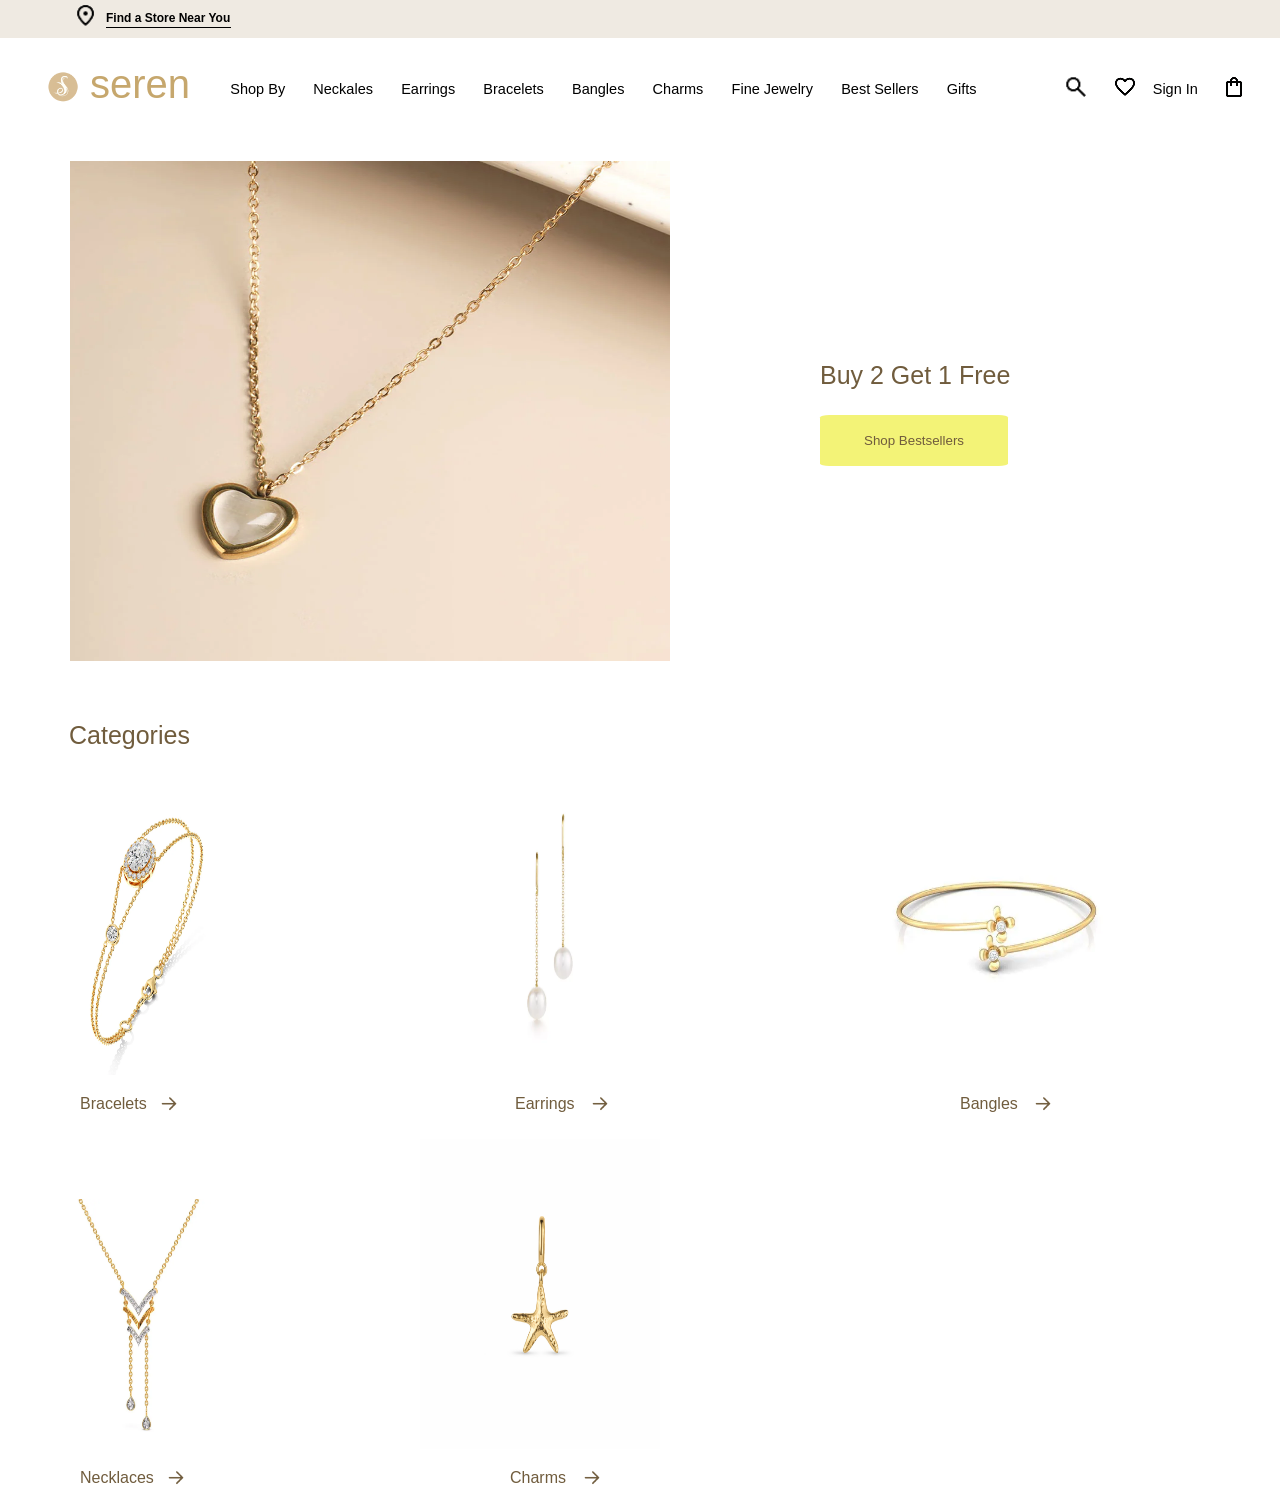
<file: index.html>
<!DOCTYPE html>
<html lang="en">
<head>
    <meta charset="UTF-8">
    <meta name="viewport" content="width=device-width, initial-scale=1.0">
    <title>Seren Jewelry</title>
    <link rel="stylesheet" href="index.css">
    <link rel="shortcut icon" href="serenlogo_512x512.png" sizes="175x175" type="image/png" ><!--width x height ,,type tells the browser the file format-->


 <!-- <link rel="preconnect" href="https://fonts.googleapis.com"> 
<link rel="preconnect" href="https://fonts.gstatic.com" crossorigin> 
 <link href="https://fonts.googleapis.com/css2?family=Raleway:ital,wght@0,100..900;1,100..900&display=swap" rel="stylesheet">  -->
</head>
<body>
    <div id="container">
    <table>
        <tr>
            <td>
                <div id="image">
            <img src="locationicon4.png" alt="Location badge" width="25">
            </div>
                </td>

            
                <td >
                    <div id="link">
            <a href="https://www.google.com/maps"><b>Find a Store Near You</b></a><!--the default target is _self --loads in the same page--> 
            <div class="horizontal">
  
   <hr>  <!-- block element → takes full width and moves to next line even in inside tables HTML rules follow . Only if the html inline elements <a> enclosed within <div> and that div enclosed within <td> ,,,div is just a parent so as per anchor tag inline works and falls row wise -->
   </div>
  
   </div>
   
   </td>
   
   </tr>
   </table>
   </div>
   <!--2nd row logo and the headings , wishlist,fav ones-->
<section class="tofixnavbar">
    <table>
        <tr>
           
        <td>
    <img  id="storelogo"src="serenlogo.png" alt="shop logo" width="36">
        </td>
        <td>
            <div id="seren">
    <p id="seren">seren</p>
      </div>  
</td>
<td>
    <pre>         Shop By       Neckales       Earrings       Bracelets       Bangles       Charms       Fine Jewelry       Best Sellers       Gifts</pre>
</td>
<td><pre>   <img  class="hoverall"src="searchicon.png" alt="searchicon" width="26"></pre></td>
<td><pre><img  class="hoverall"id="favouriteicon" src="favouriteicon.png" alt="favouriteicon"></pre></td>
<td><pre >   <a  id="hoverSignIn" href="Signinpage.html">Sign In</a></pre></td>
<td><pre><a href="shoppingbag.html"><img class="hoverall" id="shoppingbaglogo" src="shoppingbaglogo.png" alt="shoppingbaglogo"></a></pre></td>
    </tr>
    </table>
</section>



<!-- CHAIN IMAGE  -->
<div class="buy2get1free">
    <img class="chainimage" src="webchainbeigebg.webp" width="600" height="500" alt="">
     <div class="get1free-bestsellers"> <!-- Only the direct children of .buy2get1free become flex items  Flexbox arranges .buy2get1free’s direct children (img and .get1free-bestsellers) side by side..get1free-bestsellers is treated as one block box in flex layout.Inside .get1free-bestsellers, normal block/inline layout rules apply:<p> is block → full width → on top<button> inline-block → next line below the <p>-->
    <p>Buy 2 Get 1 Free</p>
    <button onclick="window.location.href='bestsellers.html'">Shop Bestsellers</button>

    </div>
</div>
   
<!--ALL JEWELRY IMAGES-->
 <p class="categories">Categories</p>
<div class="alljewelryimages">
   
 <div class="items1"><a href="Bracelets.html"><img  class="bracelet-image"src="bracelet1.webp" alt="" width="200" height="300"></a><p>Bracelets<img src="right-arrowbrown.png"  class="rightarrow-image1" width="20px" height="20px"></p></div>
<div class="items2"><img class="earring-image" src="earrings2.webp" alt=""  width="200" height="300"><p>Earrings<img  class="rightarrow-image2" src="right-arrowbrown.png" width="20px" height="20px"></p></div>
<div class="items3"><img class="bangles-image" src="bangles4.webp" alt="" width="250" height="300"><p>Bangles<img class="rightarrow-image3" src="right-arrowbrown.png" width="20px" height="20px"></p></div>
<div class="items4"><img class="necklace-image" src="necklace1.webp" alt=""  width="200" height="250"  ><p>Necklaces<img class="rightarrow-image4" src="right-arrowbrown.png" width="20px" height="20px"></p></div>
<div class="items5"><img class="charms-image" src="charms3.png" alt="" width="240" height="310"><p>Charms<img class="rightarrow-image5" src="right-arrowbrown.png" width="20px" height="20px"></p></div>

</div>
   
<!---->


</body>
</html>
</file>
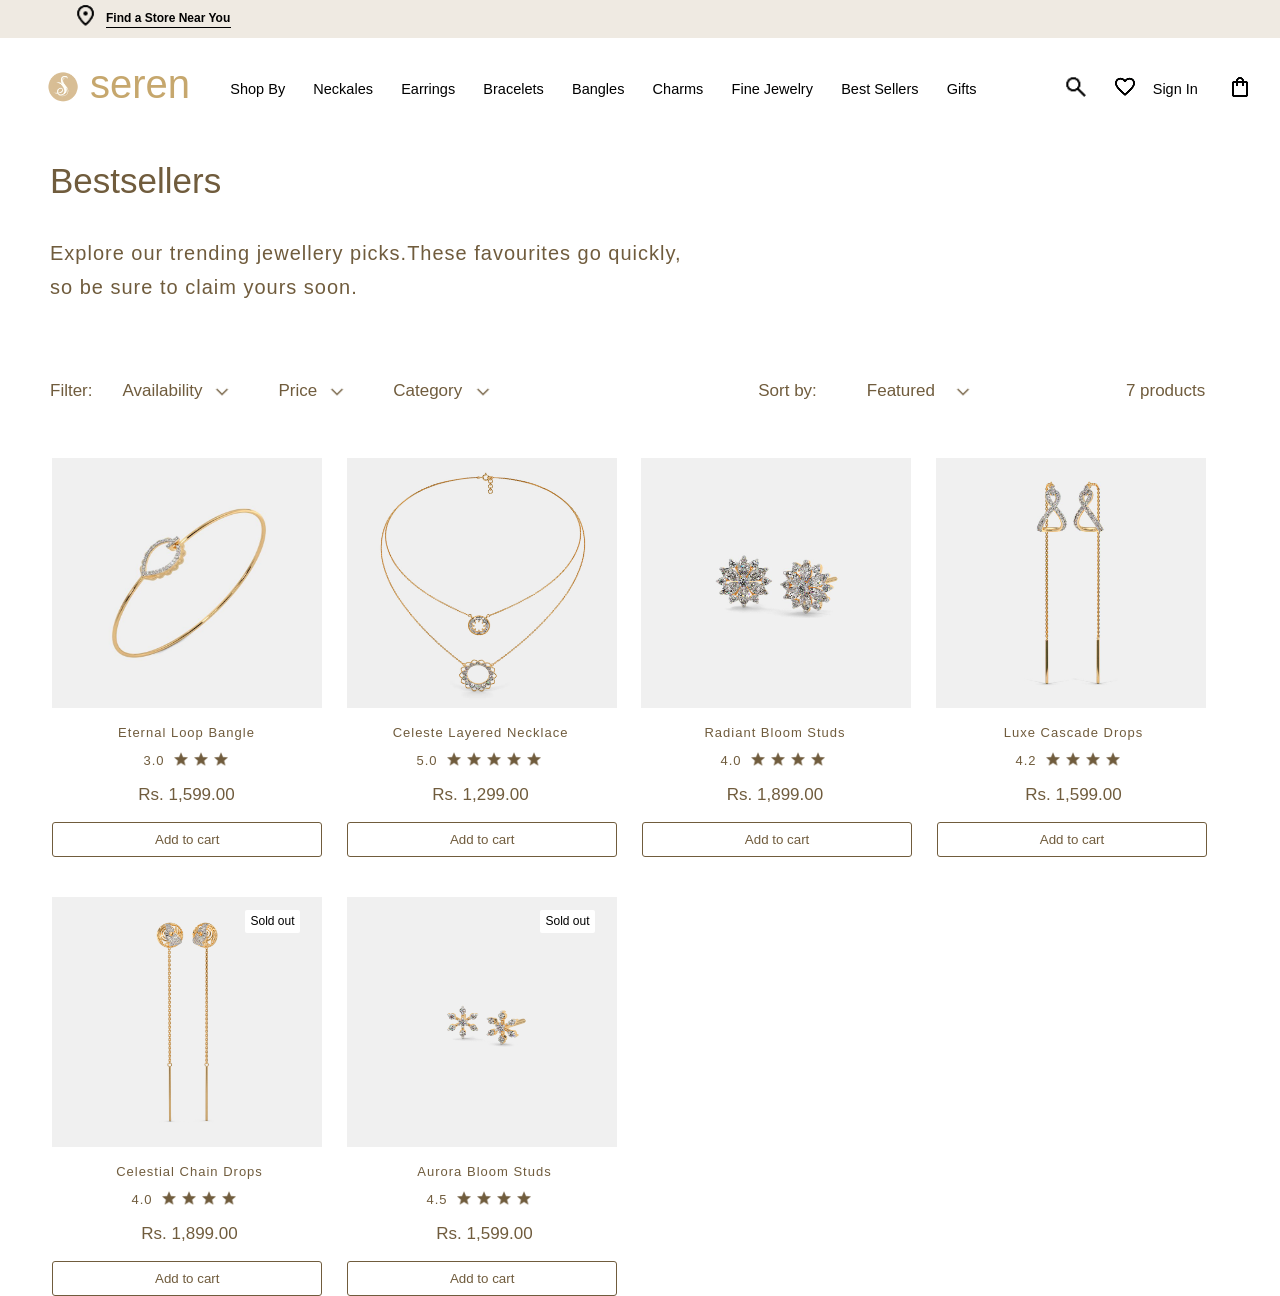
<file: bestsellers.html>
<!DOCTYPE html>
<html lang="en">
<head>
    <meta charset="UTF-8">
    <meta name="viewport" content="width=device-width, initial-scale=1.0">
    <title>Bestsellers - Seren Jewelry</title>
    <link rel="shortcut icon" href="serenlogo.png" sizes="128x128" type="image/png" >
    <link rel="stylesheet" href="bestsellers.css">
    
</head>
<body>
    <div id="container">
    <table>
        <tr>
            <td>
                <div id="image">
            <img src="locationicon4.png" alt="Location badge" width="25">
            </div>
                </td>

            
                <td >
                    <div id="link">
            <a href="https://www.google.com/maps"><b>Find a Store Near You</b></a><!--the default target is _self --loads in the same page--> 
            <div class="horizontal">
  
   <hr>  <!-- block element → takes full width and moves to next line even in inside tables HTML rules follow . Only if the html inline elements <a> enclosed within <div> and that div enclosed within <td> ,,,div is just a parent so as per anchor tag inline works and falls row wise -->
   </div>
  
   </div>
   
   </td>
   
   </tr>
   </table>
   </div>
   <!--2nd row logo and the headings , wishlist,fav ones-->
<section class="tofixnavbar">
    <table>
        <tr>
           
        <td>
    <img  id="storelogo"src="serenlogo.png" alt="shop logo" width="36">
        </td>
        <td>
            <div id="seren">
    <p id="seren">seren</p>
      </div>  
</td>
<td>
    <pre>         Shop By       Neckales       Earrings       Bracelets       Bangles       Charms       Fine Jewelry       Best Sellers       Gifts</pre>
</td>
<td><pre>   <img  class="hoverall"src="searchicon.png" alt="searchicon" width="26"></pre></td>
<td><pre><img  class="hoverall"id="favouriteicon" src="favouriteicon.png" alt="favouriteicon"></pre></td>
<td><pre >   <a  id="hoverSignIn" href="Signinpage.html">Sign In</a></pre></td>
<td><pre><button class="shoppingbaglogobutton"onclick="popoutShoppingbag()"><img class="hoverall" id="shoppingbaglogo" src="shoppingbaglogo.png" alt="shoppingbaglogo"></button></pre></td>
    </tr>
    </table>
</section>
<!--BESTSELLERS-->
<p class="bestsellers1">Bestsellers</p>
<p class="bestsellers2">Explore our trending jewellery picks.These favourites go quickly,<br> so be sure to claim yours soon.</p>

<!--DROPDOWN-->
<div class="dropdown">

<p >Filter:</p>
<!-- availability button -->
<button  class="avail-button1"onclick="showMenu()" onmouseover="func1()" onmouseout="func2()">Availability</button>
<div class="button-underline"></div>
<img  onmouseover="func3()"   onmouseout="func4()"class="down-arrow1" src="down-arrow.png" width="34px" height="34px" >

<div class="availability-box" >
<div class="selected-count">
    <span>0 selected</span>
</div>
<hr>
<div id="list" >
 <label > <input class="instock" type="checkbox">In stock(4)</label><br>
  <label> <input class="outofstock"  type="checkbox">Out of stock(2) </label>
</div>
</div>
<!--price button-->
<button class="avail-button2">Price</button>
<img class="down-arrow2" src="down-arrow.png" width="34px" height="34px" >


<!--category button-->
<button class="avail-button2">Category</button>
<img class="down-arrow3" src="down-arrow.png" width="34px" height="34px" >

<!--sort by , featured , allproductcount-->
<p class="sort-by">Sort by:</p>
<button class="avail-button3">Featured</button>
<img class="down-arrow4" src="down-arrow.png" width="34px" height="34px" >
<p class="all-product-count">7 products</p>


</div> <!--END OF DROPDOWN BUTTON-->


<!--BESTSELLERS IMAGES-->
<div class="bestseller-images">
   <div class="item-1"><img src="bracelet2.jpeg" alt=""  width="270" height="250"><p class="bestseller-img-name">Eternal Loop Bangle</p>
    <p class="bestseller-img-name1">3.0<img class="img1-star1" src="star.png" width="14px" height="14px"><img class="img1-star2" src="star.png" width="14px" height="14px"><img class="img1-star3" src="star.png" width="14px" height="14px"></p><p class="bestseller-img-rupee">Rs. 1,599.00</p></div> 
   <div class="item-2"><img src="necklace5.jpg" alt=""  width="270" height="250"><p class="bestseller-img-name">Celeste Layered Necklace</p><p class="bestseller-img-name2">5.0<img class="img2-star1" src="star.png" width="14px" height="14px"><img class="img2-star2" src="star.png" width="14px" height="14px"><img class="img2-star3" src="star.png" width="14px" height="14px"><img class="img2-star4" src="star.png" width="14px" height="14px"><img  class="img2-star5"src="star.png" width="14px" height="14px"></p>
    <p class="bestseller-img-rupee">Rs. 1,299.00</p></div>
   <div class="item-3"><img src="earrings3.jpeg" alt=""  width="270" height="250"><p class="bestseller-img-name">Radiant Bloom Studs</p><p class="bestseller-img-name3">4.0<img class="img4star-star1" src="star.png" width="14px" height="14px"><img class="img4star-star2"  src="star.png" width="14px" height="14px"><img class="img4star-star3"  src="star.png" width="14px" height="14px"><img  class="img4star-star4" src="star.png" width="14px" height="14px"></p>
    <p class="bestseller-img-rupee">Rs. 1,899.00</p></div>
   <div class="item-4"><img src="earrings4.jpeg" alt=""  width="270" height="250"><p class="bestseller-img-name">Luxe Cascade Drops</p><p class="bestseller-img-name4">4.2<img class="img4-star1" src="star.png" width="14px" height="14px"><img class="img4-star2" src="star.png" width="14px" height="14px"><img class="img4-star3" src="star.png" width="14px" height="14px"><img class="img4-star4" src="star.png" width="14px" height="14px"></p>
    <p class="bestseller-img-rupee">Rs. 1,599.00</p></div>
    
</div>
<div class="addtocart-instock-buttons">
<button class="addtocart1-instock" onclick="productAdded('Eternal Loop Bangle', 1599,'bracelet2.jpeg')" class="button1">Add to cart</button>
<button class="addtocart2-instock" onclick="productAdded('Celeste Layered Necklace', 1299,'necklace5.jpg')" class="button2">Add to cart</button>
<button class="addtocart3-instock" onclick="productAdded('Radiant Bloom Studs',1899,'earrings3.jpeg')" class="button3">Add to cart</button>
<button class="addtocart4-instock" onclick="productAdded('Luxe Cascade Drops',1599,'earrings4.jpeg')" class="button4">Add to cart</button>
</div>
<div class="bestseller-images-outofstock">
<div class="item-5"><img src="earrings5.webp" alt=""  width="270" height="250"><p class="bestseller-img-name">Celestial Chain Drops</p><p class="bestseller-img-name5">4.0<img class="img4star-star1" src="star.png" width="14px" height="14px"><img class="img4star-star2" src="star.png" width="14px" height="14px"><img class="img4star-star3" src="star.png" width="14px" height="14px"><img class="img4star-star4" src="star.png" width="14px" height="14px"></p>
    <p class="bestseller-img-rupee">Rs. 1,899.00</p></div>
   <div class="item-6"><img src="earrings7.webp" alt=""  width="270" height="250"><p class="bestseller-img-name">Aurora Bloom Studs</p><p class="bestseller-img-name6">4.5<img class="img6-star1" src="star.png" width="14px" height="14px"><img class="img6-star2" src="star.png" width="14px" height="14px"><img class="img6-star3" src="star.png" width="14px" height="14px"><img class="img6-star4" src="star.png" width="14px" height="14px"></p>
    <p class="bestseller-img-rupee">Rs. 1,599.00</p></div>
</div>

<div class="addtocart-outofstock-buttons">
<button class="addtocart1-outofstock" onclick="productAdded1('Celestial Chain Drops',1899)" class="button1">Add to cart</button>
<button class="addtocart2-outofstock" onclick="productAdded1('Aurora Bloom Studs',1599)" class="button2">Add to cart</button>
</div>

<div class="soldoutdivss">
<div class="soldoutdiv">
    Sold out
</div>

<div class="soldoutdiv1">
    Sold out
</div>

</div>

<div class="alert-productadded ">
    Product Successfully Added to Cart
</div>

<div class="alert-productadded1 ">
    Product Successfully Added to Cart
</div>

<!--Shopping bag image and text-->
<div class="shopping-bag-data">
    <center>
    <button onclick="closeShoppingbag()"><div>  &times;</div> </button>
    <img src="shoppingbagimage.svg" width="250" height="250">
    <h3>YOUR CART IS EMPTY</h3>
    
    </center>

    </div>

    <!--Shopping bag items-->
    <div class="shopping-bag-items">
        
        <p class="span1">Your Cart</p>
     <button onclick="closeShoppingbag()">  <p class="span2">&times</p></button>
      <div class="borderdiv"></div> 
        <ul type="none" id="listofaddeditems">
        
        </ul>
       <button class="total">Estimated Total</button>
    </div>



<script src="bestsellers.js"></script>


</body>
</html>
</file>
<file: index.css>
a{
     font-size:12px;
     color:black;
     text-decoration:none;
    
     cursor:pointer;
      margin-top:6px;
      
      
     
}
#image{
    margin-top:-3px;
}

.horizontal{
    margin-top:-7px;
    color:black;
    
}


#link{
    padding-top:4.5px;
    margin-left:4px;
}



img{
    margin-left:70px;
}



*{
    font-family: " Cochin", sans-serif; /*This is applied */
  
} 

#container{
    background-color: rgb(239, 234, 226);
    width:100%;
    height:38px;
   
    
}
body{
    padding:0;
   margin:0;
   overflow-x:hidden;
  

}

hr{
    width:125px;
   border: none;              /* Remove default browser border */
  height: 1.4px;               /* Set thickness */
  background-color:black;
  
    
}

#link:hover b {
  color: grey;             /* Change b text */
}

#link:hover hr {
  background-color: grey;  /* Change hr color */
  cursor: pointer;         /* Pointer cursor for hr */
}

/* #link is the common parent of <b> and <hr>.

Using #link:hover means: if the user hovers over either the <b> or the <hr> (or even empty space in #link), both elements react.

This avoids needing JavaScript or complex sibling selectors. */

/* Hover on a single element (individual tag)
selector:hover
#hoverSignIn:hover(using id)

Hover on a parent affecting child elements
#parent:hover childSelector

Hover for multiple child elements at once (group hover)
#link:hover b,
#link:hover hr */

/* b:hover{
    color:grey;
} */



/*2nd row*/

#storelogo{
    margin-top:20px;
    margin-left:42px;
}

 #seren p{
    display:inline;
    color:#C6A76D;
}

#seren{
    margin-top: 10px;
    margin-left:2.5px;
    font-size:40px;
}

pre{
    font-size:14.5px;
    margin-top:33px;
   
}

#hoverSignIn{
    font-size:14.5px;
    margin-top:33px;
}

#favouriteicon{
    margin-left: 20px;
    
}

#shoppingbaglogo{
    margin-left:20px;
}

#hoverSignIn:hover {
      color: grey;          /* Change text color */
    
      cursor: pointer;     /* Show pointer cursor */
    }

    /* Smooth animation for all hoverable images */
/* .hoverall {
  transition: transform 0.3s ease, opacity 0.3s ease;
} */

/* Hover effect for images */
.hoverall:hover {
   transform: scale(1.2); 
   /* scale(1.2) enlarges the element to 120% of its original size (1.0 = 100%).
Example: */
/* scale(1) → original size.
scale(0.5) → shrinks to 50%.
scale(2) → doubles in size. */
   
   /*Zoom the image */
  opacity: 0.7;       
      /* Slight transparency */
/* 1 → fully opaque (default).
0.7 → 70% opaque (30% transparent).
0 → fully invisible. */
  cursor: pointer;        /* Change cursor to indicate interactivity */
}


/* TO FIX NAVBAR */
/* .tofixnavbar{
    position:fixed;
} */



/*CHAIN IMAGE */

.buy2get1free{
    display:flex;
    flex-direction:row;
    
}
.chainimage{
    margin-top:40px;
    margin-right:150px;
    margin-bottom:40px;
   
}

.buy2get1free p{
    margin-top:240px;
    color:#705c3d;;
    font-size:25px;
    
}

.buy2get1free button{
    border:none;
    background-color:rgb(243, 243, 119);
    padding:18px 44px;
     color:#705c3d;;
     border-radius:5%;
     cursor:pointer;

}

/* ALL JEWELRY IMAGES */

 .categories{
    margin-top:20px;
    color:#705c3d;;
    font-size:25px;
    margin-left:69px;
    
}
.alljewelryimages{
    display:inline-grid;  
    grid-template-columns:auto auto auto;
    width:100%;
    height:520hv;
    grid-gap:10px; /*row-gap: 10px;
column-gap: 10px; */
margin-left:-30px;


}

 .bracelet-image,
.earring-image,
.bangles-image,
.necklace-image,
.charms-image, 
.rightarrow-image1,
.rightarrow-image2,
.rightarrow-image3,
.rightarrow-image4,
.rightarrow-image5 {
    transition: transform 0.4s ease; /*transform-Only animate changes related to transform” */
}




 .alljewelryimages  .items4{
    margin-top: 60px;;

   

    
    }

     .alljewelryimages  .items5{
   margin-left:-30px;

    
    }

    .alljewelryimages  .items1:hover  .bracelet-image {
 transform:scalex(1.3)  translatex(5px);; 
 cursor:pointer;
    }

      .alljewelryimages  .items1:hover  .rightarrow-image1 {
transform:scalex(1.3) translatex(5px);;;
cursor:pointer;

    } 

    
    .alljewelryimages  .items2:hover  .earring-image,.alljewelryimages  .items2:hover  .rightarrow-image2 {
 transform:scalex(1.3) translatex(5px);; 
cursor:pointer;

    }

     .alljewelryimages  .items3:hover  .bangles-image,.alljewelryimages  .items3:hover  .rightarrow-image3 {
transform:scalex(1.3)  translatex(5px);;; 
cursor:pointer;
    }

     .alljewelryimages  .items4:hover  .necklace-image,.alljewelryimages  .items4:hover  .rightarrow-image4 {
transform:scalex(1.3) translatex(5px);;; 
cursor:pointer;
    }

     .alljewelryimages  .items5:hover  .charms-image,.alljewelryimages  .items5:hover  .rightarrow-image5{
transform:scalex(1.3)  translatex(5px);;;
cursor:pointer;
    }


    .alljewelryimages  .items2 p{
 margin-left:135px;;
 color:#705c3d;;
    }

     .alljewelryimages  .items3 p{
 margin-left:160px;;
 color:#705c3d;;
    }

     .alljewelryimages  .items1 p{
 margin-left:110px;;
 color:#705c3d;;
    }

     .alljewelryimages  .items4 p{
 margin-left:110px;;
 color:#705c3d;;
    }

     .alljewelryimages  .items5 p{
 margin-left:160px;;
 color:#705c3d;;

    }

    .alljewelryimages .items1 p, .alljewelryimages .items2 p,.alljewelryimages .items3 p,.alljewelryimages .items4 p,.alljewelryimages .items5 p{
    position:relative;
   
    }

     .alljewelryimages .items1 p  img{
    position:absolute;
    left:9px;
    top:-1px;
   
    }

  .alljewelryimages .items2 p  img{
    position:absolute;
    left:5px;
    top:-1px;
   
    }

    .alljewelryimages .items3 p  img{
    position:absolute;
    left:3px;
    top:-1px;
   
    }

    .alljewelryimages .items4 p  img{
    position:absolute;
    left:16px;
    top:-1px;
   
    }

    .alljewelryimages .items5 p  img{
    position:absolute;
    left:2px;
    top:-1px;
   
    }
</file>
<file: bestsellers.css>
a{
     font-size:12px;
     color:black;
     text-decoration:none;
    
     cursor:pointer;
      margin-top:6px;
      
      
     
}
#image{
    margin-top:-3px;
}

.horizontal{
    margin-top:-7px;
    color:black;
    
}


#link{
    padding-top:4.5px;
    margin-left:4px;
}



img{
    margin-left:70px;
}



*{
    font-family: " Cochin", sans-serif; /*This is applied */
  
} 

#container{
    background-color: rgb(239, 234, 226);
    width:100%;
    height:38px;
    
}
body{
    padding:0;
   margin:0;
   overflow-x:hidden;
}

hr{
    width:125px;
   border: none;              /* Remove default browser border */
  height: 1.4px;               /* Set thickness */
  background-color:black;
  
    
}

#link:hover b {
  color: grey;             /* Change b text */
}

#link:hover hr {
  background-color: grey;  /* Change hr color */
  cursor: pointer;         /* Pointer cursor for hr */
}

/*2nd row*/

#storelogo{
    margin-top:20px;
    margin-left:42px;
}

 #seren p{
    display:inline;
    color:#C6A76D;
}

#seren{
    margin-top: 10px;
    margin-left:2.5px;
    font-size:40px;
}

pre{
    font-size:14.5px;
    margin-top:33px;
   
}

#hoverSignIn{
    font-size:14.5px;
    margin-top:33px;
}

#favouriteicon{
    margin-left: 20px;
    
}

#shoppingbaglogo{
    margin-left:20px;
}

#hoverSignIn:hover {
      color: grey;          /* Change text color */
    
      cursor: pointer;     /* Show pointer cursor */
    }

    /* Smooth animation for all hoverable images */
/* .hoverall {
  transition: transform 0.3s ease, opacity 0.3s ease;
} */

/* Hover effect for images */
.hoverall:hover {
   transform: scale(1.2); 
   /* scale(1.2) enlarges the element to 120% of its original size (1.0 = 100%).
Example: */
/* scale(1) → original size.
scale(0.5) → shrinks to 50%.
scale(2) → doubles in size. */
   
   /*Zoom the image */
  opacity: 0.7;       
      /* Slight transparency */
/* 1 → fully opaque (default).
0.7 → 70% opaque (30% transparent).
0 → fully invisible. */
  cursor: pointer;        /* Change cursor to indicate interactivity */
}


/* TO FIX NAVBAR */
/* .tofixnavbar{
    position:fixed;
} */

/* BESTSELLERS */
.bestsellers1{
     margin-top:40px;
    color:#705c3d;;
    font-size:35px;
    margin-left:50px;
}

.bestsellers2{
margin-top:0px;
    color:#705c3d;;
    font-size:20px;
    margin-left:50px;
    line-height: 34px;;
    letter-spacing:1px;
    font-weight: lighter;
}

/*DROPDOWN*/
.dropdown{
     margin-left:50px;
      color:#705c3d;;
       margin-top:60px;
       display:flex;
       font-size:17px;
       position:relative;
       z-index:2; /*To give stacking order so that dropdown of availability button appears above images*/
       
     
    
}

.dropdown .avail-button1{
border:none;

background-color:white;
color:#705c3d;
font-size:17px;
padding-left:30px;

cursor:pointer;

}

.dropdown .avail-button2{
    border:none;

background-color:white;
color:#705c3d;
font-size:17px;
cursor:pointer;
padding-left:70px;

}

.dropdown .avail-button3{
    border:none;

background-color:white;
color:#705c3d;
font-size:17px;
cursor:pointer;
padding-left:50px;

}

.dropdown .button-underline {
    position:absolute;
    top:28px;
    left:71px;
    
}
.availability-box{
display:none;

}

.availability-box .selected-count{
    padding:20px;
}

.availability-box #list{
    padding-left:20px;
    padding-top:5px;
     padding-bottom:5px;
    line-height:40px;
}


.availability-box hr{
    width:400px;
    height:0.1px;
    background-color:#cfbfa8;
   
}

.dropdown .down-arrow1{
    position:absolute;
    left:85px;
    top:10px;
}

.dropdown .down-arrow2{
    position:absolute;
    left:200px;
    top:10px;
}

.dropdown .down-arrow3{
    position:absolute;
    left:346px;
    top:10px;
}

.dropdown .down-arrow4{
    position:absolute;
    left:826px;
    top:10px;
}

.dropdown .sort-by{
    padding-left:290px;
}

.dropdown .all-product-count{
    padding-left:185px;
}

/* BESTSELLERS IMAGES */
.bestseller-images, .bestseller-images-outofstock{
    display:flex;
   margin-top:40px;
    margin-left:-18px;
    position:relative;
    
    
}
.bestseller-images .item-2{
    position:absolute;
    left:-45px;
}

.bestseller-images .item-3{
    position:absolute;
    left:589px;
}

.bestseller-images .item-4{
    position:absolute;
    left:884px;
}



.bestseller-images-outofstock .item-6{
    position:absolute;
    left:295px;
}

.bestseller-images .item-1 p{
     margin-left:69px;
     text-align:center;
}

.bestseller-images .item-2 p{
     margin-left:67px;
     text-align:center;
}

.bestseller-images .item-3 p{
     margin-left:68px;
     text-align:center;
}

.bestseller-images .item-4 p{
     margin-left:75px;
     text-align:center;
}

.bestseller-images-outofstock .item-5 p{
    margin-left:75px;
     text-align:center;
}

.bestseller-images-outofstock .item-6 p{
    margin-left:75px;
     text-align:center;
}



.bestseller-images .bestseller-img-name ,.bestseller-images .bestseller-img-name1,.bestseller-images .bestseller-img-name2,.bestseller-images .bestseller-img-name3,.bestseller-images .bestseller-img-name4, .bestseller-images-outofstock .bestseller-img-name5 ,.bestseller-images-outofstock .bestseller-img-name6 , .bestseller-images-outofstock .bestseller-img-name {
    color:#705c3d;
    font-size:13px;
    letter-spacing:1px;
}
/*item 1 -3 star */

.bestseller-images .item-1 .bestseller-img-name1{
    margin-left:4px;
   
   
    
}



.bestseller-images .bestseller-img-name1 .img1-star1{
   position:absolute;
   bottom:56px;
   left:122px;
   
}

.bestseller-images .bestseller-img-name1 .img1-star2{
   position:absolute;
   left:142px;
   bottom:56px;
}

.bestseller-images .bestseller-img-name1 .img1-star3{
   position:absolute;
   left:162px;
   bottom:56px;
}



.bestseller-images .item-2 {
   position:relative;
  
}

.bestseller-images .item-2 .bestseller-img-name2{
    margin-left:-40px;
   
   
    
}


.bestseller-images .bestseller-img-name2 .img2-star1{
   position:absolute;
   left:100px;
   bottom:56px;
}

.bestseller-images .bestseller-img-name2 .img2-star2{
   position:absolute;
   left:120px;
   bottom:56px;
}

.bestseller-images .bestseller-img-name2 .img2-star3{
   position:absolute;
   left:140px;
   bottom:56px;
}

.bestseller-images .bestseller-img-name2 .img2-star4{
   position:absolute;
   left:160px;
   bottom:56px;
}

.bestseller-images .bestseller-img-name2 .img2-star5{
   position:absolute;
   left:180px;
   bottom:56px;
}

/*item 3 -4 star */

.bestseller-images .item-3 .bestseller-img-name3{
    margin-left:-20px;
   
   
    
}
.bestseller-images .bestseller-img-name3 .img4star-star1{
   position:absolute;
   left:110px;
   bottom:56px;
}

.bestseller-images .bestseller-img-name3 .img4star-star2{
   position:absolute;
   left:130px;
   bottom:56px;
}

.bestseller-images .bestseller-img-name3 .img4star-star3{
   position:absolute;
   left:150px;
   bottom:56px;
}

.bestseller-images .bestseller-img-name3 .img4star-star4{
   position:absolute;
   left:170px;
   bottom:56px;
}
/*item 4 -4 star */

.bestseller-images .item-4 .bestseller-img-name4{
    margin-left:-20px;
   
   
    
}
.bestseller-images .bestseller-img-name4 .img4-star1{
   position:absolute;
   left:110px;
   bottom:56px;
}

.bestseller-images .bestseller-img-name4 .img4-star2{
   position:absolute;
   left:130px;
   bottom:56px;
}

.bestseller-images .bestseller-img-name4 .img4-star3{
   position:absolute;
   left:150px;
   bottom:56px;
}

.bestseller-images .bestseller-img-name4 .img4-star4{
   position:absolute;
   left:170px;
   bottom:56px;
}

/*item 5 -4 star */

.bestseller-images-outofstock .item-5 .bestseller-img-name5{
    margin-left:-20px;
   
   
    
}
.bestseller-images-outofstock .bestseller-img-name5 .img4star-star1{
   position:absolute;
   left:110px;
   bottom:56px;
}

.bestseller-images-outofstock .bestseller-img-name5 .img4star-star2{
   position:absolute;
   left:130px;
   bottom:56px;
}

.bestseller-images-outofstock .bestseller-img-name5 .img4star-star3{
   position:absolute;
   left:150px;
   bottom:56px;
}

.bestseller-images-outofstock .bestseller-img-name5 .img4star-star4{
   position:absolute;
   left:170px;
   bottom:56px;
}

/*item 6 -4.5 star */

.bestseller-images-outofstock .item-6 .bestseller-img-name6{
    margin-left:-20px;
   
   
    
}
.bestseller-images-outofstock .bestseller-img-name6 .img6-star1{
   position:absolute;
   left:110px;
   bottom:56px;
}

.bestseller-images-outofstock .bestseller-img-name6 .img6-star2{
   position:absolute;
   left:130px;
   bottom:56px;
}

.bestseller-images-outofstock .bestseller-img-name6 .img6-star3{
   position:absolute;
   left:150px;
   bottom:56px;
}

.bestseller-images-outofstock .bestseller-img-name6 .img6-star4{
   position:absolute;
   left:170px;
   bottom:56px;
}


.bestseller-images .bestseller-img-rupee  , .bestseller-images-outofstock .bestseller-img-rupee {
    color:#705c3d;
    font-size:17px;
}

.soldoutdiv{
    width:55px;
    height:16px;
    padding-top:4px;
    padding-bottom:3px;
    border-radius:2px;
    color:black;
    background-color:white;
    position:absolute;
    top:910px;
    left:245px;
font-size:12px;
text-align:center;
}

.soldoutdiv1{
    width:55px;
    height:16px;
    padding-top:4px;
    padding-bottom:3px;
    border-radius:2px;
    color:black;
    background-color:white;
    position:absolute;
    top:910px;
    left:540px;
font-size:12px;
text-align:center;
}

/*add to cart button*/
 .addtocart1-outofstock, .addtocart1-instock  {
margin-left:52px;
color:#705c3d;
    border: 1px solid #705c3d;
     background-color: white;
     padding-left:102px;
     padding-right:102px;
     padding-top:9px;
     padding-bottom:9px;
     border-radius:3px;
     cursor:pointer;
}
 .addtocart2-outofstock, .addtocart2-instock {
    margin-left:20px;
   
    color:#705c3d;
    border: 1px solid #705c3d;
    
     padding-left:102px;
     padding-right:102px;
     padding-top:9px;
     padding-bottom:9px;
    background-color: white;
    cursor:pointer;
    border-radius:3px;
    
}

.button3 , .addtocart3-instock {
    
    margin-left:20px;
    color:#705c3d;
    border: 1px solid #705c3d;
    cursor:pointer;
     padding-left:102px;
     padding-right:102px;
     padding-top:9px;
     padding-bottom:9px;
    background-color: white;
    border-radius:3px;
    
}


.button4, .addtocart4-instock {
    margin-left:20px;
    color:#705c3d;
    border: 1px solid #705c3d;
    cursor:pointer;
     padding-left:102px;
     padding-right:102px;
     padding-top:9px;
     padding-bottom:9px;
    background-color: white;
    border-radius:3px;
    
}

/*product successfully added to cart */
.alert-productadded{
    display:none;
    /* width:300px; */
    height: 20px;
    padding:15px;
    border-radius:4px;
    background-color:black;
    color:white;
    text-align:center;
    position:absolute;
   
    top:750px;
    left:500px;
   animation: popIn 0.2s ease-in-out forwards; /*With forwards, it will:Start hidden & belowMove upStay visible at the top position */
}

.alert-productadded1{
    display:none;
    /* width:300px; */
    height: 20px;
    padding:15px;
    border-radius:4px;
    background-color:black;
    color:white;
    text-align:center;
    position:absolute;
    top:1230px;
    left:500px;
   animation: popIn 0.2s ease-in-out forwards; /*With forwards, it will:Start hidden & belowMove upStay visible at the top position */
}

@keyframes popIn {
    from {
       
       
        transform: translateY(50px);  /*Start 50px below its normal position Then animate to: transform: translateY(0); */
    }
    to {
       
        
         transform: translateY(0);
    }
}

/*shopping bag data*/
.shopping-bag-data{
    height:553px;
    width:430px;
   position:absolute;
   top:0;
   right:0;
   background-color:lightgrey;
    z-index:3;
    border:1px solid white;
    /* margin-left:480px; */
    display:none;
    border-top-left-radius:18px ;
    border-bottom-left-radius: 18px;
}

.shopping-bag-data div{
    color:rgb(65, 13, 13);
    font-size:38px;
    margin-left:380px;
     margin-top:20px;
}
.shopping-bag-data img{
    margin-left:35px;
    /* margin-top:60px; */
}

.shopping-bag-data h3{
    margin-left:46px;
    font-size:23px;
    color:rgb(65, 13, 13);
    text-align:center;
    
}
.shopping-bag-data button{
    border:none;
    background-color:lightgrey ;
    cursor:pointer;
}

.shoppingbaglogobutton{
    border:none;
    background-color:white;
    

}

/*Shopping bag items*/
.shopping-bag-items{
    height:553px;
    width:430px;
   position:absolute;
   top:0;
   right:0;
   background-color:lightgrey;
    z-index:3;
    border:1px solid lightgrey;
    /* margin-left:480px; */
    display:none;
    border-top-left-radius:18px ;
    border-bottom-left-radius: 18px;
   
}

.shopping-bag-items .span1{
 margin-top:15px;
 margin-left:20px;
 font-weight:bold;
 color:rgb(65, 13, 13);
 
 
}

.shopping-bag-items .span2{
   position:absolute;
   right:20px;
   top:0;
   margin-top:10px;
    font-size:28px;
    color:rgb(65, 13, 13);
   
    
    
}

.borderdiv{
    position:absolute;
   right:0;
   top:40px;
   width:431px;
   
   height:0.2px;
   background-color:rgb(65, 13, 13);
    
   
    
    
}

.shopping-bag-items button{
    border:none;
    background-color:lightgrey ;
    cursor:pointer;
}

/*update cart*/
.shopping-bag-items #listofaddeditems{
    position:absolute;
    right:0;
   margin-top:50px;
   margin-right:15px;
   margin-left:15px;
   overflow:auto;
   font-size:12px;
   color:#705c3d;
    height: 500px;  

}

/*total */
 
.shopping-bag-items .total{
    color:white;
     font-size:15px;
     margin-top:470px;
     font-weight:bold;
     margin-left:-155px;
     background-color:rgb(65, 13, 13);
     padding-top:5px;
     padding-bottom:5px;
     padding-left:110px;
     padding-right:110px;
     height:50px;
text-align:center;
     border-radius:10px;
     z-index:10;
    

}
</file>
